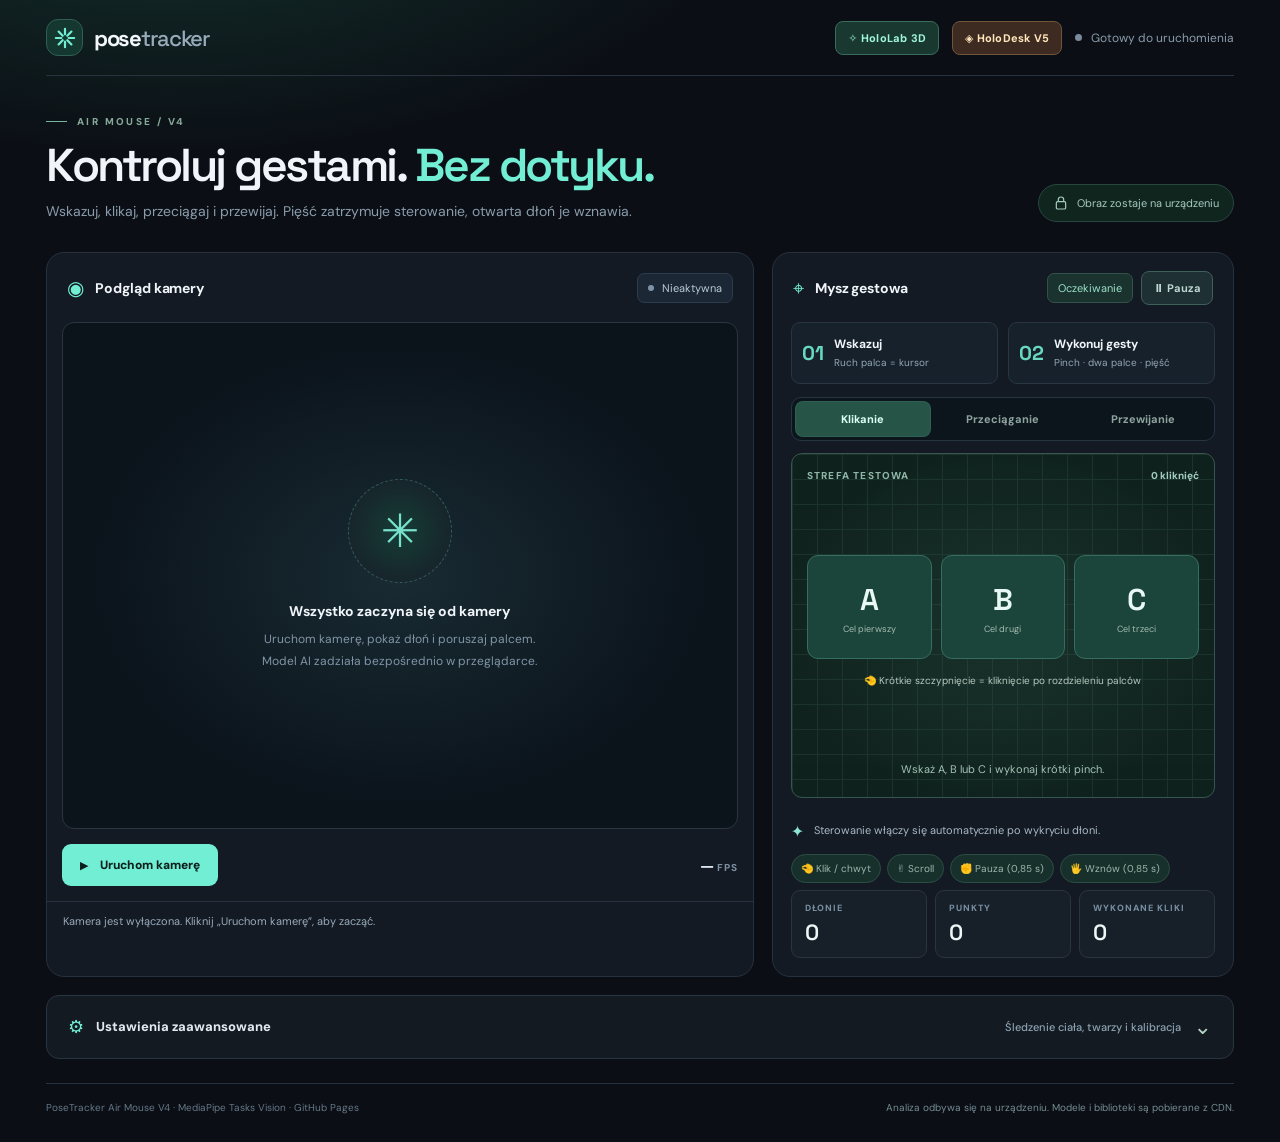
<file: index.html>
<!doctype html>
<html lang="pl">
<head>
  <meta charset="utf-8">
  <meta name="viewport" content="width=device-width, initial-scale=1, viewport-fit=cover">
  <meta name="theme-color" content="#0c1018">
  <meta name="description" content="PoseTracker — sterowanie wirtualną myszką za pomocą dłoni oraz analiza punktów ciała.">
  <title>PoseTracker V4 — Air Mouse Studio</title>
  <link rel="stylesheet" href="./styles.css?v=4">
</head>
<body>
<div class="app">
  <header class="app-header">
    <a class="logo" href="./" aria-label="PoseTracker strona główna">
      <span class="logo-icon"><svg width="22" height="22" viewBox="0 0 24 24" fill="none" aria-hidden="true"><path d="M12 2v6M12 16v6M2 12h6M16 12h6M5 5l4.5 4.5M14.5 14.5 19 19M19 5l-4.5 4.5M9.5 14.5 5 19" stroke="currentColor" stroke-width="2.4" stroke-linecap="round"/></svg></span>
      <span>pose<span class="logo-light">tracker</span></span>
    </a>
    <div class="header-controls"><a class="holo-link" href="./holo.html">✧ HoloLab 3D</a><a class="holo-link desk-launch" href="./desk.html">◈ HoloDesk V5</a><span class="header-right"><span class="live-indicator" id="global-dot"></span><span id="global-status">Gotowy do uruchomienia</span></span></div>
  </header>

  <main>
    <div class="page-title">
      <div>
        <div class="eyebrow"><span class="eyebrow-line"></span> AIR MOUSE / V4</div>
        <h1>Kontroluj gestami. <em>Bez dotyku.</em></h1>
        <p>Wskazuj, klikaj, przeciągaj i przewijaj. Pięść zatrzymuje sterowanie, otwarta dłoń je wznawia.</p>
      </div>
      <div class="privacy"><svg viewBox="0 0 24 24" width="16" height="16" fill="none" aria-hidden="true"><rect x="5" y="10" width="14" height="11" rx="2" stroke="currentColor" stroke-width="1.8"/><path d="M8 10V7a4 4 0 018 0v3" stroke="currentColor" stroke-width="1.8"/></svg>Obraz zostaje na urządzeniu</div>
    </div>

    <div class="main-grid">
      <section class="card camera-card" aria-labelledby="camera-title">
        <div class="card-head">
          <div class="section-name"><span class="section-icon">◉</span><h2 id="camera-title">Podgląd kamery</h2></div>
          <div class="tag"><span class="tag-dot" id="model-dot"></span><span id="model-label">Nieaktywna</span></div>
        </div>
        <div class="stage" id="stage">
          <video id="camera" autoplay muted playsinline aria-label="Obraz z kamery"></video>
          <canvas id="overlay" aria-label="Wykryte punkty dłoni i sylwetki"></canvas>
          <div class="empty-stage" id="stage-empty">
            <div class="empty-orbit"><span class="empty-hand">✳</span></div>
            <strong>Wszystko zaczyna się od kamery</strong>
            <p>Uruchom kamerę, pokaż dłoń i poruszaj palcem.<br>Model AI zadziała bezpośrednio w przeglądarce.</p>
          </div>
          <div class="camera-corner top-left" id="camera-live" hidden><span class="pulse"></span> LIVE</div>
          <div class="camera-corner bottom-left" id="camera-hands" hidden>0 dłoni</div>
        </div>
        <div class="camera-bottom">
          <div class="camera-actions">
            <button id="start" class="btn btn-primary" type="button"><span class="button-icon">▶</span> Uruchom kamerę</button>
            <button id="stop" class="btn btn-outline" type="button" hidden>■ Zatrzymaj</button>
          </div>
          <span class="fps"><span id="fps">—</span> FPS</span>
        </div>
        <p class="status" id="message" role="status" aria-live="polite">Kamera jest wyłączona. Kliknij „Uruchom kamerę”, aby zacząć.</p>
      </section>

      <section class="card mouse-card" aria-labelledby="mouse-title">
        <div class="card-head">
          <div class="section-name"><span class="section-icon">⌖</span><h2 id="mouse-title">Mysz gestowa</h2></div>
          <div class="gesture-actions"><span class="tag tag-accent" id="gesture-state">Oczekiwanie</span><button id="pause-toggle" type="button" class="mini-button" aria-pressed="false">⏸ Pauza</button></div>
        </div>

        <div class="mouse-body">
          <div class="mouse-instructions">
            <div><span class="step-number">01</span><span><strong>Wskazuj</strong><small>Ruch palca = kursor</small></span></div>
            <div><span class="step-number">02</span><span><strong>Wykonuj gesty</strong><small>Pinch · dwa palce · pięść</small></span></div>
          </div>
          <div class="demo-tabs" role="group" aria-label="Wybierz obszar ćwiczeń">
            <button type="button" class="demo-tab active" data-demo="click" aria-pressed="true">Klikanie</button>
            <button type="button" class="demo-tab" data-demo="drag" aria-pressed="false">Przeciąganie</button>
            <button type="button" class="demo-tab" data-demo="scroll" aria-pressed="false">Przewijanie</button>
          </div>

          <div class="test-zone" id="workspace" aria-label="Obszar testowania wirtualnej myszki">
            <div class="zone-top"><span>STREFA TESTOWA</span><span id="click-count">0 kliknięć</span></div>
            <div class="demo-view" id="demo-click">
              <div class="targets">
                <button type="button" class="gesture-target" data-action="A"><b>A</b><small>Cel pierwszy</small></button>
                <button type="button" class="gesture-target" data-action="B"><b>B</b><small>Cel drugi</small></button>
                <button type="button" class="gesture-target" data-action="C"><b>C</b><small>Cel trzeci</small></button>
              </div>
              <p class="demo-hint">🤏 Krótkie szczypnięcie = kliknięcie po rozdzieleniu palców</p>
            </div>
            <div class="demo-view" id="demo-drag" hidden>
              <div class="drag-lane" id="drag-lane">
                <div id="drag-card" class="drag-card" style="left:15%;top:50%">≡ <span>PRZECIĄGNIJ</span></div>
                <div id="drop-zone" class="drop-zone"><span>◎</span> UPUŚĆ TUTAJ</div>
              </div>
              <p class="demo-hint">🤏 Przytrzymaj szczypnięcie przez 0,43 s, przesuń dłoń i puść</p>
            </div>
            <div class="demo-view" id="demo-scroll" hidden>
              <div class="scroll-panel" id="scroll-area" tabindex="0" aria-label="Lista do przewijania gestami">
                <p class="scroll-heading">Lista przykładowych poleceń</p>
                <div>01 <strong>Wybór narzędzia</strong><span>Test</span></div>
                <div>02 <strong>Pozycja Home</strong><span>Test</span></div>
                <div>03 <strong>Tryb manualny</strong><span>Test</span></div>
                <div>04 <strong>Odczyt czujników</strong><span>Test</span></div>
                <div>05 <strong>Symulator TCP</strong><span>Test</span></div>
                <div>06 <strong>Lista punktów</strong><span>Test</span></div>
                <div>07 <strong>Diagnostyka</strong><span>Test</span></div>
                <div>08 <strong>Raport</strong><span>Test</span></div>
              </div>
              <p class="demo-hint">✌️ Wyprostuj palec wskazujący i środkowy, przesuwaj dłoń w górę/dół</p>
            </div>
            <div id="calibration-overlay" class="calibration-overlay" hidden>
              <div class="calibration-title">KALIBRACJA <strong id="calibration-step">1/4</strong></div>
              <div class="calibration-cross" id="calibration-cross"></div>
              <p id="calibration-prompt">Ustaw palec w lewym górnym rogu i wykonaj krótki pinch.</p>
              <div class="calibration-buttons"><button type="button" id="calibration-capture" class="mini-button">Zapisz punkt</button><button type="button" id="calibration-cancel" class="mini-button">Anuluj</button></div>
            </div>
            <div class="zone-bottom" id="workspace-feedback">Pokaż dłoń, aby zobaczyć kursor</div>
            <div class="virtual-cursor" id="virtual-cursor" hidden aria-hidden="true"><span class="cursor-inner"></span></div>
          </div>

          <div class="mouse-info">
            <span class="info-icon">✦</span>
            <span id="pointer-state">Sterowanie włączy się automatycznie po wykryciu dłoni.</span>
          </div>
          <div class="gesture-guide"><span>🤏 Klik / chwyt</span><span>✌️ Scroll</span><span>✊ Pauza (0,85 s)</span><span>🖐️ Wznów (0,85 s)</span></div>

          <div class="telemetry">
            <div><small>DŁONIE</small><strong id="hands-count">0</strong></div>
            <div><small>PUNKTY</small><strong id="landmarks-count">0</strong></div>
            <div><small>WYKONANE KLIKI</small><strong id="clicks-metric">0</strong></div>
          </div>
        </div>
      </section>
    </div>

    <details class="advanced" id="advanced">
      <summary><span><span class="settings-icon">⚙</span> Ustawienia zaawansowane</span><span class="summary-side">Śledzenie ciała, twarzy i kalibracja <span class="chevron">⌄</span></span></summary>
      <div class="advanced-grid">
        <div class="settings-group">
          <h3>Detekcja</h3>
          <label class="switch-row"><span><strong>Śledzenie dłoni</strong><small>Aktywne zawsze — 21 punktów na dłoń</small></span><span class="enabled-label">WŁ.</span></label>
          <label class="switch-row"><span><strong>Sylwetka</strong><small>Dodatkowe 33 punkty ciała</small></span><input type="checkbox" id="show-pose"></label>
          <label class="switch-row"><span><strong>Twarz</strong><small>478 punktów; może obniżyć FPS</small></span><input type="checkbox" id="show-face"></label>
          <label class="select-row"><span>Model sylwetki</span><select id="pose-model"><option value="lite" selected>Lite · szybki</option><option value="full">Full · dokładniejszy</option><option value="heavy">Heavy · wymagający</option></select></label>
        </div>
        <div class="settings-group">
          <h3>Precyzja i kalibracja</h3>
          <label class="select-row"><span>Aktywna dłoń</span><select id="control-hand"><option value="auto">Automatycznie</option><option value="Right">Prawa</option><option value="Left">Lewa</option></select></label>
          <label class="select-row"><span>Stabilizacja <output id="smoothing-label">60%</output></span><input type="range" id="smoothing" min="0" max="100" value="60"></label>
          <label class="select-row"><span>Czułość <output id="sensitivity-label">50%</output></span><input type="range" id="sensitivity" min="0" max="100" value="50"></label>
          <label class="select-row"><span>Martwa strefa <output id="deadzone-label">0,3</output></span><input type="range" id="deadzone" min="0" max="3" step="0.1" value="0.3"></label>
          <div class="calibration-settings"><button id="calibration-start" type="button" class="mini-button primary-mini">Kalibracja 4 punktów</button><button id="calibration-reset" type="button" class="mini-button">Reset</button><small id="calibration-status">Brak kalibracji — ustawienia domyślne</small></div>
          <label class="switch-row compact"><span>Odbicie lustrzane</span><input type="checkbox" id="mirror" checked></label>
          <label class="switch-row compact"><span>Połączenia szkieletu</span><input type="checkbox" id="show-lines" checked></label>
          <label class="switch-row compact"><span>Punkty orientacyjne</span><input type="checkbox" id="show-points" checked></label>
        </div>
      </div>
    </details>

    <section id="desktop-panel" class="bridge-panel" hidden>
      <div>
        <strong>Mysz systemowa Windows</strong>
        <p>Tryb eksperymentalny: działa tylko przy lokalnym uruchomieniu <code>desktop_bridge.py</code>, nie na GitHub Pages.</p>
      </div>
      <div class="bridge-actions"><button type="button" id="desktop-arm" disabled class="btn btn-primary">Uzbrój mysz</button><button type="button" id="desktop-disarm" disabled class="btn btn-outline">STOP</button><span id="desktop-state"></span></div>
    </section>

    <div class="footnote">PoseTracker Air Mouse V4 · MediaPipe Tasks Vision · GitHub Pages <span>Analiza odbywa się na urządzeniu. Modele i biblioteki są pobierane z CDN.</span></div>
  </main>
</div>
<script type="module" src="./app.js?v=4"></script>
</body>
</html>
</file>
<file: styles.css>
@import url('https://fonts.googleapis.com/css2?family=DM+Sans:wght@400;500;600;700;800&family=Space+Grotesk:wght@400;500;600;700&display=swap');
:root{
  color-scheme:dark;--bg:#0b0f15;--card:#131a23;--card2:#151e29;--line:#27313e;--text:#f1f5fa;
  --muted:#8a9bac;--subtle:#647588;--teal:#72eed4;--teal-dark:#142f2b;--yellow:#f5c767;
}
*{box-sizing:border-box}
html{background:var(--bg)}
body{margin:0;background:radial-gradient(ellipse 750px 370px at 13% -140px,#15342f 0,transparent 80%),var(--bg);color:var(--text);font-family:'DM Sans',system-ui,-apple-system,'Segoe UI',sans-serif;-webkit-font-smoothing:antialiased}
button,input,select{font:inherit}
button{cursor:pointer}
button:disabled{cursor:not-allowed;opacity:.52}
button:focus-visible,input:focus-visible,select:focus-visible,summary:focus-visible{outline:2px solid var(--teal);outline-offset:3px}
[hidden]{display:none!important}
.app{max-width:1430px;margin:0 auto;padding:0 46px}
.app-header{height:76px;display:flex;justify-content:space-between;align-items:center;border-bottom:1px solid #28313e}
.logo{display:inline-flex;gap:11px;align-items:center;font-size:22px;font-family:'Space Grotesk',system-ui;font-weight:700;letter-spacing:-1.3px;text-decoration:none;color:#f3f7fc}
.logo-light{color:#98abbb;font-weight:500}
.logo-icon{width:37px;height:37px;border:1px solid #325e54;border-radius:12px;display:grid;place-items:center;background:#14382f;color:var(--teal)}
.header-right{display:flex;align-items:center;gap:9px;font-size:12px;color:var(--muted)}
.live-indicator{height:7px;width:7px;border-radius:50%;background:#7b8b9c}
.live-indicator.live{background:#6be8c5;box-shadow:0 0 0 4px #6be8c526}
.live-indicator.error{background:#fa817e}
main{padding-bottom:28px}
.page-title{display:flex;align-items:end;justify-content:space-between;gap:20px;margin:39px 0 30px}
.eyebrow{display:flex;align-items:center;gap:10px;color:#87a899;font-size:10px;letter-spacing:2.4px;font-weight:800}
.eyebrow-line{height:1px;width:21px;background:#79b29d}
h1{font-family:'Space Grotesk',system-ui;font-size:clamp(31px,3.6vw,51px);font-weight:600;line-height:1.12;letter-spacing:-2.5px;margin:12px 0 9px}
h1 em{font-style:normal;color:var(--teal)}
.page-title p{font-size:14px;line-height:1.55;color:var(--muted);margin:0}
.privacy{border:1px solid #28463f;background:#11251f;color:#a5cabe;display:flex;align-items:center;gap:8px;border-radius:100px;padding:10px 14px;font-size:11px;white-space:nowrap}
.main-grid{display:grid;grid-template-columns:minmax(0,1.21fr) minmax(360px,.79fr);gap:18px;align-items:stretch}
.card{border:1px solid var(--line);background:var(--card);border-radius:18px;overflow:hidden;min-width:0}
.card-head{min-height:69px;display:flex;align-items:center;justify-content:space-between;gap:12px;padding:0 20px}
.section-name{display:flex;gap:11px;align-items:center;min-width:0}
.section-name h2{font-size:14px;letter-spacing:-.1px;font-weight:700;margin:0}
.section-icon{font-size:20px;line-height:1;color:var(--teal)}
.tag{display:inline-flex;align-items:center;gap:8px;white-space:nowrap;font-size:11px;padding:7px 10px;border-radius:7px;background:#1b2734;color:#b9cad7;border:1px solid #2c3b4e}
.tag-dot{width:6px;height:6px;background:#7f93a8;border-radius:100%}
.tag-dot.ready{background:var(--teal)}
.tag-dot.error{background:#f59082}
.tag-accent{background:#1a332e;color:#9bdfc8;border-color:#315347}
.stage{position:relative;margin:0 15px;aspect-ratio:4/3;max-height:560px;min-height:340px;overflow:hidden;border:1px solid #2a3542;border-radius:12px;background:radial-gradient(ellipse at center,#192b33,#0b131b 65%)}
.stage video,.stage canvas{position:absolute;inset:0;width:100%;height:100%;object-fit:contain;display:block}
.stage video{opacity:0}
.stage.active video{opacity:1}
.stage.mirrored video,.stage.mirrored canvas{transform:scaleX(-1)}
.stage canvas{pointer-events:none}
.empty-stage{position:absolute;inset:0;display:flex;align-items:center;flex-direction:column;justify-content:center;text-align:center;padding:24px;pointer-events:none}
.stage.active .empty-stage{display:none}
.empty-orbit{width:104px;height:104px;border:1px dashed #355b59;border-radius:50%;display:grid;place-items:center;margin-bottom:19px;background:radial-gradient(circle at center,#153c36,#17272c 65%,transparent)}
.empty-hand{font-size:46px;color:#77e1cb}
.empty-stage strong{font-size:14px}
.empty-stage p{font-size:12px;color:#8195a7;line-height:1.8;margin:9px 0 0}
.camera-corner{position:absolute;z-index:3;display:flex;gap:7px;align-items:center;color:#e1eee8;background:#0e1e20c9;backdrop-filter:blur(9px);font-size:10px;font-weight:800;border:1px solid #4b6a66;padding:8px 10px;border-radius:7px}
.top-left{left:12px;top:12px;letter-spacing:1px}
.bottom-left{left:12px;bottom:12px;letter-spacing:.2px}
.pulse{width:6px;height:6px;border-radius:50%;background:#7bedc8;box-shadow:0 0 0 3px #7bedc82e}
.camera-bottom{display:flex;align-items:center;justify-content:space-between;gap:20px;padding:15px}
.camera-actions{display:flex;gap:9px}
.btn{height:42px;min-width:140px;padding:0 17px;font-weight:800;font-size:12px;border-radius:9px;border:1px solid transparent;transition:background .14s,transform .14s}
.btn:active:not(:disabled){transform:translateY(1px)}
.btn-primary{background:var(--teal);color:#0a1f1b}
.btn-primary:hover:not(:disabled){background:#a0ffe7}
.btn-outline{background:#222f3a;border-color:#3b4b57;color:#e9f2f6}
.btn-outline:hover:not(:disabled){background:#2d3a46}
.button-icon{margin-right:9px;font-size:11px}
.fps{font-size:10px;color:#7d90a4;letter-spacing:1px;font-weight:800}
.fps span{font-family:'Space Grotesk',system-ui;font-size:16px;color:#dce8f2;letter-spacing:0}
.status{border-top:1px solid #273342;margin:0;padding:11px 16px 13px;color:#99aabb;font-size:11px;line-height:1.55;min-height:43px}
.status.error{color:#ff9389}
.status.good{color:#8fdbc4}
.mouse-body{padding:0 18px 18px}
.mouse-instructions{display:grid;grid-template-columns:1fr 1fr;gap:10px;margin-bottom:13px}
.mouse-instructions>div{display:flex;gap:10px;align-items:center;border:1px solid #283644;border-radius:9px;padding:13px 10px;background:#17212b}
.step-number{font-family:'Space Grotesk',system-ui;font-weight:700;font-size:20px;color:#68d8be}
.mouse-instructions strong{display:block;font-size:12px;margin-bottom:3px}
.mouse-instructions small{display:block;color:#93a7b4;font-size:10px;line-height:1.5}
.test-zone{position:relative;min-height:325px;display:flex;flex-direction:column;justify-content:space-between;border:1px solid #36564f;border-radius:11px;overflow:hidden;background:radial-gradient(ellipse at center,#1a332c 0%,#10221e 75%);padding:15px}
.test-zone::before{position:absolute;content:"";inset:0;pointer-events:none;opacity:.28;background-size:25px 25px;background-image:linear-gradient(to right,#386052 1px,transparent 1px),linear-gradient(to bottom,#386052 1px,transparent 1px)}
.test-zone>*{position:relative;z-index:1}
.zone-top{display:flex;align-items:center;justify-content:space-between;gap:5px;color:#8fb7a7;font-size:10px;font-weight:800;letter-spacing:1.2px}
.zone-top span:last-child{letter-spacing:0;color:#a2cdbd}
.targets{display:grid;grid-template-columns:repeat(3,1fr);gap:9px}
.gesture-target{display:flex;flex-direction:column;align-items:center;justify-content:center;gap:4px;min-width:0;min-height:104px;color:#e8f9f5;background:#1b443a;border:1px solid #356e60;border-radius:11px;transition:background .13s,border .13s,transform .13s;position:relative}
.gesture-target b{font-family:'Space Grotesk',system-ui;font-weight:600;font-size:30px}
.gesture-target small{color:#a5bdb3;font-size:9px}
.gesture-target.hovered,.gesture-target:hover{background:#276852;border-color:#8ff4cd}
.gesture-target.selected{background:#376f59;border-color:#d2ffdd;box-shadow:0 0 0 1px #64cf9c66}
.gesture-target.pressed{transform:scale(.97);background:#468a69}
.zone-bottom{text-align:center;font-size:11px;color:#a2c3b4;line-height:1.4;min-height:20px}
.virtual-cursor{position:absolute;left:50%;top:50%;z-index:10;width:30px;height:30px;pointer-events:none;border:2px solid #ffffff;border-radius:50%;background:#75efdc87;transform:translate(-50%,-50%);box-shadow:0 0 0 8px #6de9d82d,0 0 25px #7dffcb78}
.virtual-cursor.pinched{background:#f5c767;border-color:white;box-shadow:0 0 0 13px #f4cb7349,0 0 20px #ffcf73b3}
.virtual-cursor span{display:none}
.mouse-info{display:flex;gap:10px;align-items:center;min-height:46px;margin-top:10px;color:#a8b7c6;font-size:11px;line-height:1.45}
.info-icon{font-size:16px;color:#8be7d0}
.telemetry{display:grid;grid-template-columns:repeat(3,1fr);gap:8px;margin-top:7px}
.telemetry>div{background:#171f29;border:1px solid #2a3442;border-radius:9px;padding:11px 13px}
.telemetry small{display:block;font-size:9px;letter-spacing:1px;color:#788fa1;font-weight:800}
.telemetry strong{display:block;font-size:22px;line-height:1.2;margin-top:5px;font-family:'Space Grotesk',system-ui;font-weight:600;color:#ecf7f7}
.advanced{margin-top:18px;border:1px solid #293641;border-radius:13px;background:#131a22}
.advanced summary{display:flex;justify-content:space-between;align-items:center;gap:12px;padding:19px 21px;cursor:pointer;list-style:none;color:#e1eaf0;font-size:13px;font-weight:800}
.advanced summary::-webkit-details-marker{display:none}
.advanced summary>span{display:inline-flex;gap:12px;align-items:center}
.settings-icon{font-size:18px;color:var(--teal)}
.summary-side{font-size:11px;color:#8ca3b2!important;font-weight:500;gap:13px!important}
.chevron{font-size:22px;line-height:0;color:#b6d5c6;display:inline-block;transition:transform .2s}
.advanced[open] .chevron{transform:rotate(180deg)}
.advanced-grid{display:grid;grid-template-columns:1fr 1fr;gap:36px;padding:0 24px 23px}
.settings-group{border-top:1px solid #283643;padding-top:18px}
.settings-group h3{font-size:13px;margin:0 0 15px}
.switch-row,.select-row{display:flex;align-items:center;justify-content:space-between;gap:13px;padding:9px 0;font-size:12px;color:#cfdae2}
.switch-row>span:first-child{display:flex;flex-direction:column;gap:4px}
.switch-row strong{font-size:12px}
.switch-row small{font-size:11px;color:#8799a7}
.switch-row.compact{padding:7px 0}
input[type=checkbox]{appearance:none;width:34px;height:20px;flex:0 0 34px;border-radius:99px;position:relative;background:#354553;border:1px solid #536575;cursor:pointer;transition:background .2s}
input[type=checkbox]::after{position:absolute;content:"";width:12px;height:12px;left:3px;top:3px;border-radius:50%;background:#d9e2e9;transition:transform .15s}
input[type=checkbox]:checked{background:#267860;border-color:#5abfa0}
input[type=checkbox]:checked::after{transform:translateX(14px);background:#fff}
.enabled-label{font-size:10px;color:var(--teal);font-weight:800}
select{background:#1b2833;border:1px solid #364d59;color:#e9f3f6;border-radius:7px;padding:8px 11px;font-size:11px;max-width:55%}
input[type=range]{width:135px;accent-color:var(--teal)}
output{color:var(--teal);font-size:11px;font-weight:700;margin-left:4px}
.bridge-panel{border:1px solid #5f512a;background:#282418;margin-top:17px;border-radius:11px;display:flex;justify-content:space-between;gap:20px;padding:18px;align-items:center}
.bridge-panel strong{font-size:14px}
.bridge-panel p{font-size:11px;color:#c4b99b}
.bridge-actions{display:flex;gap:8px;align-items:center;flex-wrap:wrap}
.bridge-actions #desktop-state{font-size:11px;color:#d3c29d}
.footnote{display:flex;align-items:center;justify-content:space-between;gap:12px;border-top:1px solid #25313d;margin-top:24px;padding-top:17px;font-size:10px;color:#657787}
.footnote span{color:#758b93}
@media(max-width:1120px){
  .app{padding:0 26px}.main-grid{grid-template-columns:1.1fr 1fr}.privacy{display:none}.mouse-instructions{grid-template-columns:1fr}.test-zone{min-height:315px}
}
@media(max-width:880px){
  .main-grid{grid-template-columns:1fr}.mouse-instructions{grid-template-columns:1fr 1fr}.test-zone{min-height:290px}.stage{min-height:320px}
}
@media(max-width:520px){
  .app{padding:0 14px}.app-header{height:65px}.logo{font-size:19px}.header-right{font-size:10px}
  .page-title{margin:31px 0 23px}.page-title h1{font-size:33px;letter-spacing:-1.8px}.page-title p{font-size:12px}
  .card-head{padding:0 13px;min-height:60px}.section-name h2{font-size:12px}.tag{font-size:10px}
  .stage{margin:0 9px;aspect-ratio:3/4;min-height:360px;max-height:550px}
  .empty-stage p{font-size:11px}.empty-stage strong{font-size:12px}
  .camera-bottom{padding:12px}.camera-actions .btn{min-width:0}.mouse-body{padding:0 11px 13px}
  .mouse-instructions{gap:7px}.mouse-instructions>div{padding:9px 7px;gap:7px}.step-number{font-size:17px}
  .mouse-instructions strong{font-size:11px}.mouse-instructions small{font-size:9px}
  .test-zone{padding:11px;min-height:290px}.gesture-target{min-height:94px}.gesture-target b{font-size:26px}
  .telemetry>div{padding:10px 9px}.telemetry strong{font-size:20px}
  .advanced summary{padding:15px 12px}.summary-side{font-size:0;gap:4px!important}.chevron{font-size:22px}
  .advanced-grid{grid-template-columns:1fr;gap:13px;padding:0 16px 19px}
  .bridge-panel{display:block}.footnote{display:block;line-height:1.8}.footnote span{display:block}
}
@media(prefers-reduced-motion:reduce){*{transition:none!important}}

/* Air Mouse V4: purpose-built interaction lab, consistent with V3 design */
.gesture-actions{display:flex;align-items:center;gap:8px}
.mini-button{font-size:11px;color:#bcd6d2;background:#1e3033;border:1px solid #3d6159;border-radius:8px;padding:9px 11px;font-weight:700;cursor:pointer;transition:background .16s}
.mini-button:hover:not(:disabled){background:#294f48}
.mini-button:disabled{opacity:.4}
.primary-mini{background:#215a49;border-color:#438f77;color:#dff8e9}
.demo-tabs{display:grid;grid-template-columns:repeat(3,minmax(0,1fr));gap:6px;padding:4px;background:#0c151c;border:1px solid #263542;border-radius:10px;margin-bottom:12px}
.demo-tab{font-size:11px;font-weight:750;padding:10px 6px;color:#8da39e;background:transparent;border:0;border-radius:7px}
.demo-tab.active{color:#dbfff2;background:#265548;box-shadow:0 0 0 1px #5abf9d70}
.demo-view{display:flex;flex-direction:column;justify-content:center;gap:12px;min-height:192px;padding:6px 0}
.demo-hint{font-size:10px;color:#b5c8bf;line-height:1.6;margin:2px 0 0;text-align:center}
.gesture-guide{display:flex;flex-wrap:wrap;gap:6px}
.gesture-guide span{font-size:10px;color:#99b9ad;background:#18302b;padding:7px 9px;border:1px solid #2b4e43;border-radius:100px;white-space:nowrap}
.test-zone{min-height:345px}
.drag-lane{position:relative;height:185px;background:#0c211a9c;border:1px dashed #3a6f58;border-radius:10px;overflow:hidden}
.drag-card{position:absolute;width:118px;height:74px;display:flex;align-items:center;justify-content:center;gap:5px;transform:translate(-50%,-50%);background:#4ce0b6;color:#0b3125;border:1px solid #baffec;border-radius:11px;box-shadow:0 8px 24px #0004;font-size:10px;font-weight:850;letter-spacing:.6px;user-select:none}
.drag-card.dragging{background:#f2c76b;color:#412a00;box-shadow:0 7px 25px #e9c86c66;z-index:9}
.drop-zone{position:absolute;left:62%;width:34%;top:24%;bottom:24%;display:flex;align-items:center;justify-content:center;gap:6px;border:2px dashed #5abf9d;border-radius:12px;font-size:10px;text-align:center;color:#9ee0c8;background:#163829ab;font-weight:800}
.drop-zone span{font-size:20px}
.drop-zone.over{border-style:solid;background:#277459;color:#fff}
.drop-zone.success{border-style:solid;border-color:#f1cd85;background:#426037;color:#ffe4a6}
.scroll-panel{height:205px;overflow:auto;background:#0e231b;border:1px solid #335344;border-radius:10px;overscroll-behavior:contain;scrollbar-color:#427f66 #102b21;scrollbar-width:thin}
.scroll-panel .scroll-heading{margin:0;padding:11px 12px;font-size:10px;letter-spacing:.6px;background:#1e3e30;color:#bde9d2;font-weight:850;position:sticky;top:0;z-index:1}
.scroll-panel>div{padding:13px 12px;border-bottom:1px solid #2b4e3d;color:#7acaac;font-size:11px;display:flex;align-items:center;gap:7px}
.scroll-panel strong{color:#ecfbf5;font-size:11px;font-weight:650}
.scroll-panel>div span{margin-left:auto;color:#7eac94;font-size:9px}
.calibration-overlay{position:absolute;inset:0;z-index:8;display:flex;flex-direction:column;justify-content:space-between;align-items:center;background:linear-gradient(145deg,#0a261ee8,#0c191aef);border:2px solid #64d5a6;border-radius:10px;padding:13px 11px 17px}
.calibration-title{width:100%;color:#c2f8e2;display:flex;justify-content:space-between;font-size:11px;font-weight:800;letter-spacing:1.4px}
.calibration-cross{position:absolute;width:37px;height:37px;border:2px solid #fff;border-radius:50%;box-shadow:0 0 0 12px #85f0ae32;left:12%;top:16%;transform:translate(-50%,-50%);pointer-events:none}
.calibration-cross::before,.calibration-cross::after{content:"";position:absolute;background:#fff;left:50%;top:50%;transform:translate(-50%,-50%)}
.calibration-cross::before{width:1px;height:24px}
.calibration-cross::after{width:24px;height:1px}
.calibration-overlay p{font-size:12px;color:#d7f1e2;font-weight:750;line-height:1.5;max-width:260px;text-align:center;margin:auto 0 13px}
.calibration-buttons{display:flex;gap:7px;z-index:2}
.calibration-settings{display:flex;gap:8px;align-items:center;flex-wrap:wrap;padding-top:12px}
.calibration-settings small{flex-basis:100%;font-size:11px;color:#95b3a6;line-height:1.5}
.virtual-cursor{z-index:12}
.virtual-cursor.paused{opacity:.35;box-shadow:none}
.tag.paused{background:#3b3324;border-color:#79623b;color:#f0d28a}
@media (max-width:520px){
  .gesture-actions{gap:4px}.gesture-actions .mini-button{padding:7px 8px;font-size:10px}
  .demo-tab{font-size:10px;padding:10px 4px}
  .test-zone{min-height:340px}
  .drag-lane{height:170px}.drag-card{width:96px;height:63px;font-size:9px}
  .gesture-guide{gap:5px}.gesture-guide span{font-size:9px;padding:6px 8px}
  .calibration-overlay p{font-size:11px}
}

/* HoloLab shortcut — isolated from V4 interactions */
.header-controls{display:flex;gap:13px;align-items:center}
.holo-link{color:#9ff4de;background:#19382f;border:1px solid #386c5c;border-radius:8px;padding:9px 12px;text-decoration:none;font-weight:750;font-size:11px;white-space:nowrap;letter-spacing:.2px}
.holo-link:hover{background:#2c6050;color:#fff}
@media(max-width:600px){.header-controls{gap:7px}.holo-link{font-size:10px;padding:8px}.header-right{display:none}}

/* HoloDesk V5 shortcut. Air Mouse behavior unchanged. */
.desk-launch{color:#ffe6bb;border-color:#71553b;background:#3d2a20}
.desk-launch:hover{color:#fff4df;background:#67452d;border-color:#cc9b68}
@media(max-width:520px){.header-controls{gap:4px}.header-controls .holo-link{padding:7px;font-size:9px}}
</file>
